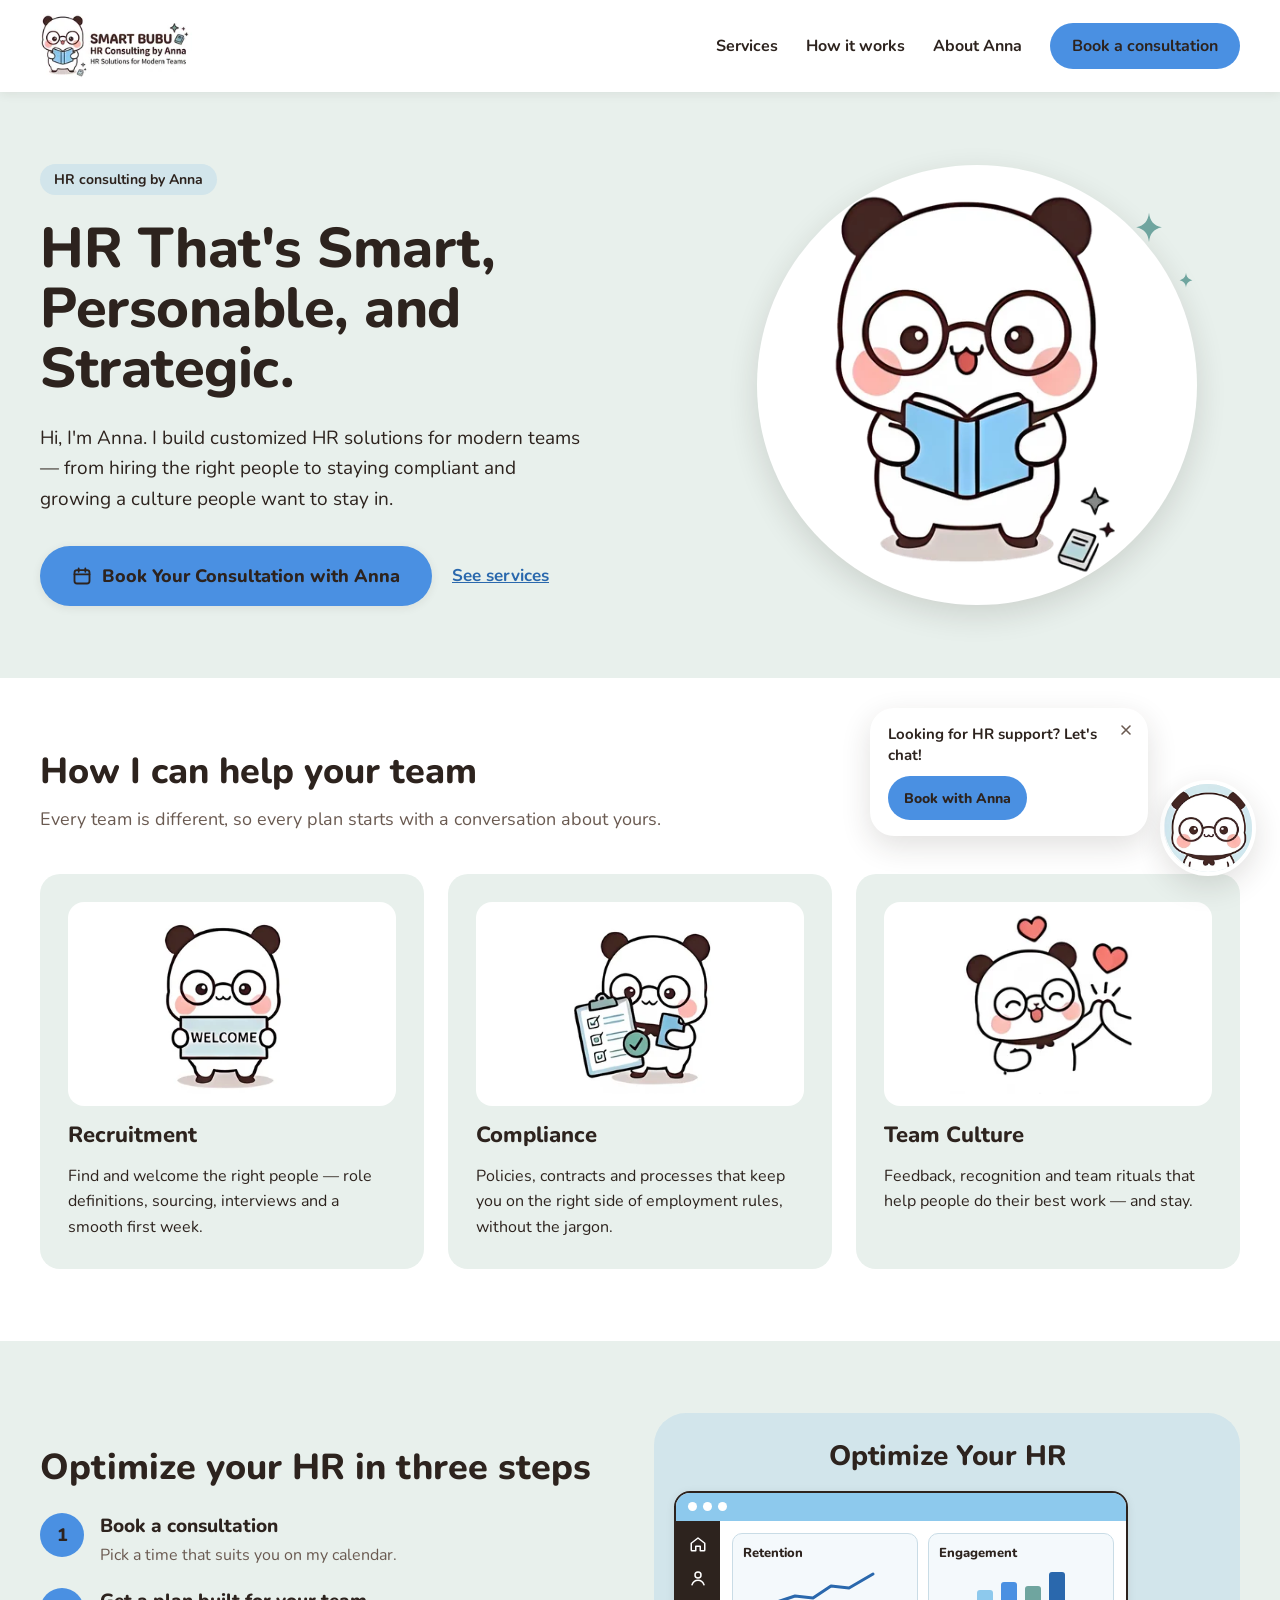
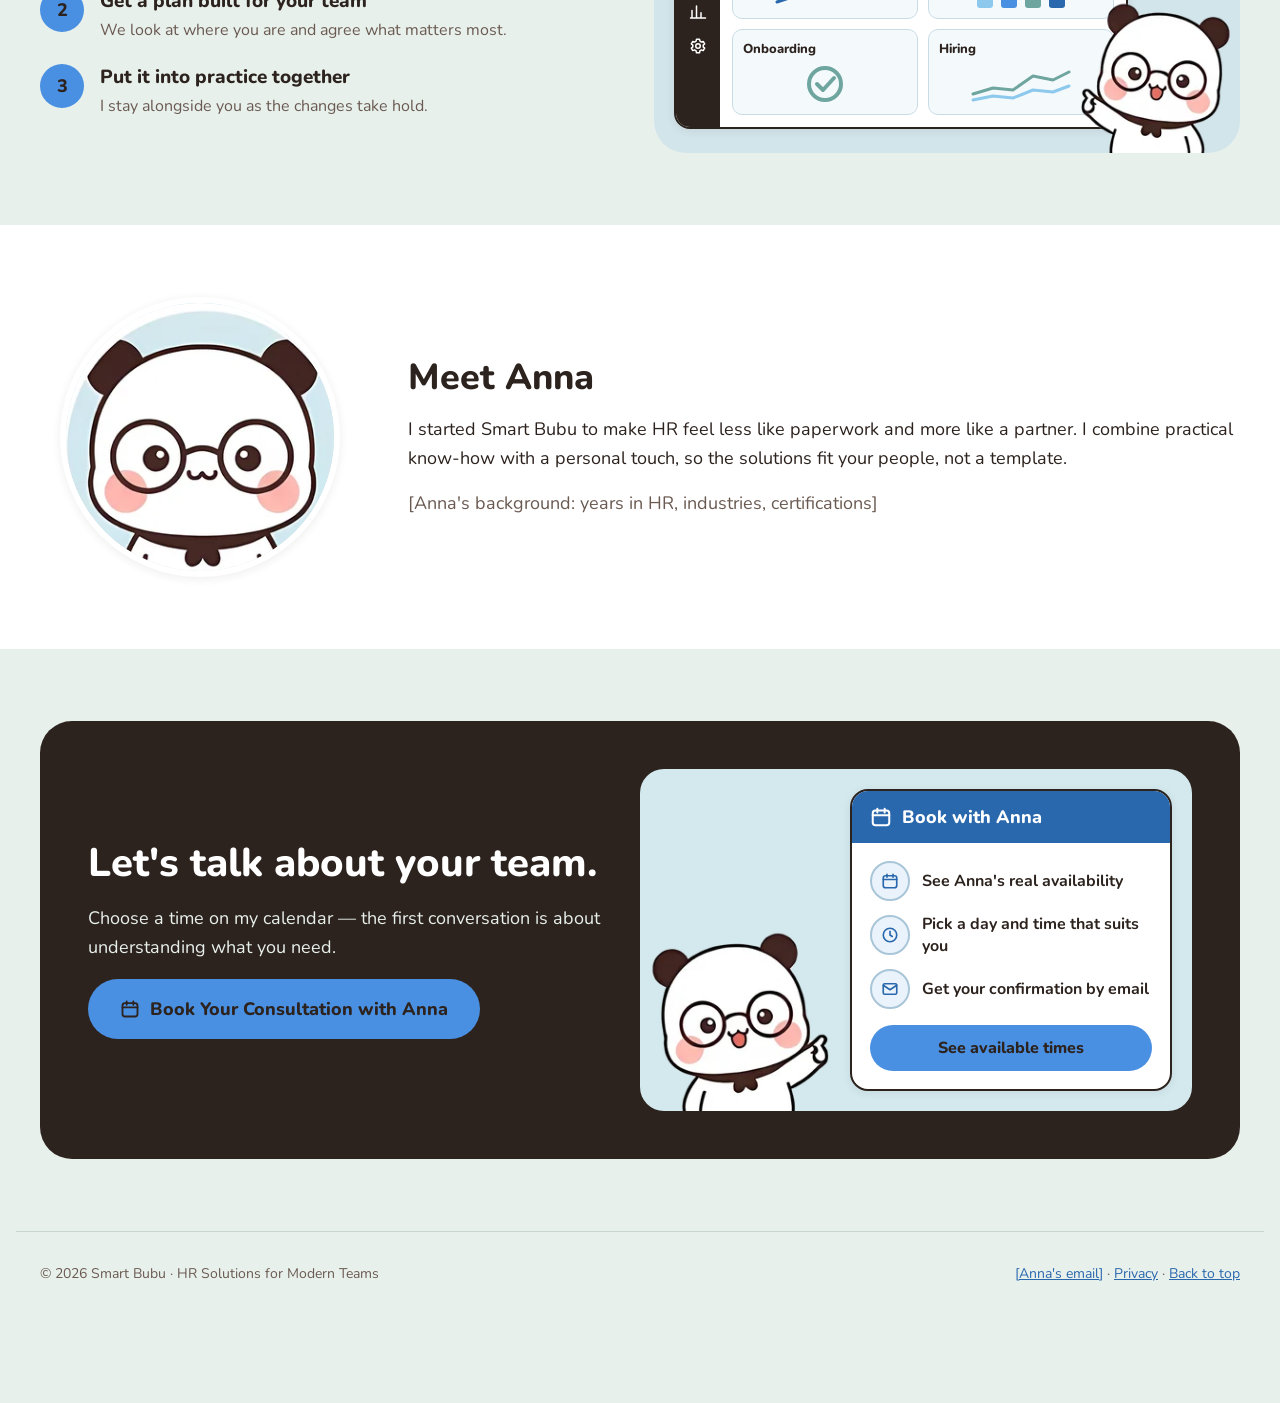
<file: index.html>
<!doctype html>
<html lang="en">
<head>
<meta charset="utf-8">
<title>Smart Bubu | HR Consulting by Anna for Modern Teams</title>
<meta name="viewport" content="width=device-width, initial-scale=1">
<meta name="description" content="HR consulting by Anna for modern teams worldwide: recruitment, compliance and team culture. Smart, personable, strategic HR. Book a consultation online.">
<meta name="robots" content="index, follow, max-image-preview:large">
<link rel="canonical" href="https://smartbubu.com/">
<meta name="theme-color" content="#e8f0ec">
<meta property="og:type" content="website">
<meta property="og:site_name" content="Smart Bubu">
<meta property="og:locale" content="en_US">
<meta property="og:url" content="https://smartbubu.com/">
<meta property="og:title" content="Smart Bubu | HR Consulting by Anna for Modern Teams">
<meta property="og:description" content="HR consulting by Anna for modern teams worldwide: recruitment, compliance and team culture. Smart, personable, strategic HR. Book a consultation online.">
<meta property="og:image" content="https://smartbubu.com/images/og-image.png">
<meta property="og:image:width" content="1200">
<meta property="og:image:height" content="630">
<meta property="og:image:alt" content="Smart Bubu — HR Consulting by Anna. HR Solutions for Modern Teams.">
<meta name="twitter:card" content="summary_large_image">
<meta name="twitter:title" content="Smart Bubu | HR Consulting by Anna for Modern Teams">
<meta name="twitter:description" content="HR consulting by Anna for modern teams worldwide: recruitment, compliance and team culture. Smart, personable, strategic HR. Book a consultation online.">
<meta name="twitter:image" content="https://smartbubu.com/images/og-image.png">
<link rel="icon" type="image/png" sizes="48x48" href="favicon.png">
<link rel="apple-touch-icon" href="apple-touch-icon.png">
<script type="application/ld+json">
{
 "@context": "https://schema.org",
 "@graph": [
  {
   "@type": "ProfessionalService",
   "@id": "https://smartbubu.com/#business",
   "name": "Smart Bubu",
   "alternateName": "Smart Bubu — HR Consulting by Anna",
   "url": "https://smartbubu.com/",
   "description": "HR consulting by Anna for modern teams worldwide: recruitment, compliance and team culture. Smart, personable, strategic HR. Book a consultation online.",
   "slogan": "HR That's Smart, Personable, and Strategic.",
   "logo": "https://smartbubu.com/images/logo.webp",
   "image": "https://smartbubu.com/images/og-image.png",
   "areaServed": "Worldwide",
   "knowsLanguage": "en",
   "founder": {
    "@type": "Person",
    "name": "Anna",
    "jobTitle": "HR Consultant"
   },
   "hasOfferCatalog": {
    "@type": "OfferCatalog",
    "name": "HR consulting services",
    "itemListElement": [
     {
      "@type": "Offer",
      "itemOffered": {
       "@type": "Service",
       "name": "Recruitment",
       "description": "Role definitions, sourcing, interviews and onboarding for growing teams."
      }
     },
     {
      "@type": "Offer",
      "itemOffered": {
       "@type": "Service",
       "name": "HR Compliance",
       "description": "Policies, contracts and processes that keep teams compliant with employment rules."
      }
     },
     {
      "@type": "Offer",
      "itemOffered": {
       "@type": "Service",
       "name": "Team Culture",
       "description": "Feedback, recognition and team rituals that help people do their best work."
      }
     }
    ]
   }
  },
  {
   "@type": "WebSite",
   "@id": "https://smartbubu.com/#website",
   "url": "https://smartbubu.com/",
   "name": "Smart Bubu",
   "inLanguage": "en",
   "publisher": {
    "@id": "https://smartbubu.com/#business"
   }
  }
 ]
}
</script>
<link rel="icon" href="images/face.webp">
<link rel="preload" href="fonts/nunito-latin.woff2" as="font" type="font/woff2" crossorigin>
<link rel="stylesheet" href="tokens.css">
<script src="booking-config.js"></script>
<style>
html{scroll-behavior:smooth}
[hidden]{display:none !important}
body{margin:0;background:#e8f0ec}
a{color:#2a68ad}a:hover{color:#1f4f86}
.sb-cta{transition:background .15s ease,transform .15s ease}
.sb-cta:hover{background:#2a68ad !important;color:#ffffff !important;transform:translateY(-1px)}
.sb-cta:focus-visible,.sb-bubu:focus-visible,.sb-close:focus-visible{outline:3px solid #2a68ad;outline-offset:3px}
.sb-nav a{color:#2d231e;text-decoration:none}
.sb-nav a:hover{color:#2a68ad}
@keyframes sbBob{0%,100%{transform:translateY(0)}50%{transform:translateY(-8px)}}
.sb-bubu{animation:sbBob 3.2s ease-in-out infinite}
@media (prefers-reduced-motion: reduce){.sb-bubu{animation:none}}
.sb-menu{display:none}
.sb-menu summary{list-style:none}
.sb-menu summary::-webkit-details-marker{display:none}
.sb-menu summary:focus-visible{outline:3px solid #2a68ad;outline-offset:3px}
.sb-menu a:hover{background:#e8f0ec}
@media (max-width: 640px){
.sb-links{display:none !important}
.sb-menu{display:block}
.sb-navright{gap:10px !important}
.sb-cta-nav{padding:10px 16px !important;font-size:15px}
.sb-nav{padding:12px 16px !important}
.sb-logo{height:40px !important}
.sb-cta-lg{width:100%;justify-content:center;font-size:17px !important;padding:16px 20px !important;box-sizing:border-box}
.sb-bubu{width:72px !important;height:72px !important}
.sb-float{right:16px !important;bottom:16px !important}
.sb-dash-mascot{width:110px !important;margin-left:-36px !important}
.sb-dash-side{width:34px !important}
}
</style>
</head>
<body>
<div style="min-height: 100vh; background: var(--mint); color: var(--ink); font-family: Nunito, 'Avenir Next', 'Segoe UI', system-ui, sans-serif;">

<header style="background: var(--surface); box-shadow: var(--shadow-card);">
<nav class="sb-nav" aria-label="Main" style="max-width: 1200px; margin: 0 auto; padding: 14px 24px; display: flex; flex-wrap: wrap; align-items: center; justify-content: space-between; gap: 16px;">
<a href="#top" style="display: flex; align-items: center;"><img width="400" height="167" src="images/logo.webp" srcset="images/logo-sm.webp 200w, images/logo.webp 400w" sizes="(max-width: 640px) 96px, 154px" alt="Smart Bubu — HR Consulting by Anna" class="sb-logo" style="height: 64px; width: auto; display: block;"></a>
<div class="sb-navright" style="display: flex; align-items: center; gap: 28px; font-size: 16px; font-weight: 700;">
<div class="sb-links" style="display: flex; align-items: center; gap: 28px;">
<a href="#services">Services</a>
<a href="#how">How it works</a>
<a href="#about">About Anna</a>
</div>
<a class="sb-cta sb-cta-nav" href="https://calendly.com/tech4pms/meet-with-bubu" data-booking target="_blank" rel="noopener" style="background: var(--accent); color: var(--ink); padding: 12px 22px; border-radius: 999px; min-height: 44px; box-sizing: border-box; display: inline-flex; align-items: center;">Book a consultation</a>
<details class="sb-menu" style="position: relative;">
<summary aria-label="Open menu" style="width: 44px; height: 44px; border-radius: 12px; background: var(--mint); display: flex; align-items: center; justify-content: center; cursor: pointer; color: var(--ink);"><svg width="22" height="22" viewBox="0 0 24 24" fill="none" stroke="currentColor" stroke-width="2.4" stroke-linecap="round" aria-hidden="true"><path d="M4 7h16M4 12h16M4 17h16"></path></svg></summary>
<div style="position: absolute; right: 0; top: 54px; z-index: 60; min-width: 210px; background: var(--surface); border-radius: 16px; box-shadow: var(--shadow-float); padding: 8px; display: flex; flex-direction: column;">
<a href="#services" style="padding: 12px 14px; border-radius: 10px;">Services</a>
<a href="#how" style="padding: 12px 14px; border-radius: 10px;">How it works</a>
<a href="#about" style="padding: 12px 14px; border-radius: 10px;">About Anna</a>
<a href="#book" style="padding: 12px 14px; border-radius: 10px;">Book a call</a>
</div>
</details>
</div>
</nav>
</header>

<main id="top">
<section style="max-width: 1200px; margin: 0 auto; padding: clamp(48px, 9vw, 72px) 24px; display: flex; flex-wrap: wrap; align-items: center; gap: 48px;">
<div style="flex: 1 1 480px; display: flex; flex-direction: column; gap: 24px;">
<p style="margin: 0; display: inline-flex; align-self: flex-start; background: var(--sky); padding: 6px 14px; border-radius: 999px; font-size: 14px; font-weight: 700;">HR consulting by Anna</p>
<h1 style="margin: 0; font-size: clamp(36px, 9vw, 56px); line-height: 1.07; font-weight: 800; letter-spacing: -0.5px;">HR That's Smart, Personable, and Strategic.</h1>
<p style="margin: 0; font-size: 19px; line-height: 1.6; max-width: 540px;">Hi, I'm Anna. I build customized HR solutions for modern teams — from hiring the right people to staying compliant and growing a culture people want to stay in.</p>
<div style="display: flex; flex-wrap: wrap; align-items: center; gap: 20px; margin-top: 8px;">
<a class="sb-cta sb-cta-lg" href="https://calendly.com/tech4pms/meet-with-bubu" data-booking target="_blank" rel="noopener" style="background: var(--accent); color: var(--ink); padding: 18px 32px; border-radius: 999px; font-size: 18px; font-weight: 800; text-decoration: none; display: inline-flex; align-items: center; gap: 10px; box-shadow: var(--shadow-card);">
<svg width="20" height="20" viewBox="0 0 24 24" fill="none" stroke="currentColor" stroke-width="2.2" stroke-linecap="round" stroke-linejoin="round" aria-hidden="true"><rect x="3" y="5" width="18" height="16" rx="3"></rect><path d="M8 3v4M16 3v4M3 10h18"></path></svg>
Book Your Consultation with Anna</a>
<a href="#services" style="font-weight: 700; font-size: 17px;">See services</a>
</div>
</div>
<div style="flex: 1 1 380px; display: flex; justify-content: center;">
<div style="position: relative; width: 100%; max-width: 440px; aspect-ratio: 1 / 1; background: var(--surface); border-radius: 50%; display: flex; align-items: center; justify-content: center; box-shadow: var(--shadow-float);">
<img width="640" height="828" fetchpriority="high" src="images/mascot-book.webp" srcset="images/mascot-book-sm.webp 320w, images/mascot-book.webp 640w" sizes="(max-width: 640px) 60vw, 300px" alt="The Smart Bubu panda in round glasses, reading a blue book" style="width: 68%; height: auto; display: block;">
<svg width="44" height="44" viewBox="0 0 24 24" aria-hidden="true" style="position: absolute; top: 10%; right: 6%;"><path d="M12 2c.6 4.6 2.4 6.9 7 8-4.6 1.1-6.4 3.4-7 8-.6-4.6-2.4-6.9-7-8 4.6-1.1 6.4-3.4 7-8z" fill="#6fa59f"></path></svg>
<svg width="22" height="22" viewBox="0 0 24 24" aria-hidden="true" style="position: absolute; top: 24%; right: 0;"><path d="M12 2c.6 4.6 2.4 6.9 7 8-4.6 1.1-6.4 3.4-7 8-.6-4.6-2.4-6.9-7-8 4.6-1.1 6.4-3.4 7-8z" fill="#6fa59f"></path></svg>
</div>
</div>
</section>

<section id="services" style="background: var(--surface);">
<div style="max-width: 1200px; margin: 0 auto; padding: clamp(48px, 9vw, 72px) 24px; display: flex; flex-direction: column; gap: 40px;">
<div style="display: flex; flex-direction: column; gap: 12px; max-width: 640px;">
<h2 style="margin: 0; font-size: 36px; line-height: 1.2; font-weight: 800;">How I can help your team</h2>
<p style="margin: 0; font-size: 18px; line-height: 1.6; color: var(--ink-muted);">Every team is different, so every plan starts with a conversation about yours.</p>
</div>
<div style="display: grid; grid-template-columns: repeat(auto-fit, minmax(260px, 1fr)); gap: 24px;">
<article style="background: var(--mint); border-radius: 20px; padding: 28px; display: flex; flex-direction: column; gap: 14px;">
<div style="background: var(--surface); border-radius: 16px; display: flex; justify-content: center; padding: 12px;"><img width="440" height="491" loading="lazy" decoding="async" src="images/recruit.webp" srcset="images/recruit-sm.webp 220w, images/recruit.webp 440w" sizes="200px" alt="Bubu holding a Welcome sign" style="height: 180px; width: auto; display: block;"></div>
<h3 style="margin: 0; font-size: 22px; font-weight: 800;">Recruitment</h3>
<p style="margin: 0; font-size: 16px; line-height: 1.6;">Find and welcome the right people — role definitions, sourcing, interviews and a smooth first week.</p>
</article>
<article style="background: var(--mint); border-radius: 20px; padding: 28px; display: flex; flex-direction: column; gap: 14px;">
<div style="background: var(--surface); border-radius: 16px; display: flex; justify-content: center; padding: 12px;"><img width="420" height="485" loading="lazy" decoding="async" src="images/comply.webp" srcset="images/comply-sm.webp 210w, images/comply.webp 420w" sizes="200px" alt="Bubu checking a compliance checklist" style="height: 180px; width: auto; display: block;"></div>
<h3 style="margin: 0; font-size: 22px; font-weight: 800;">Compliance</h3>
<p style="margin: 0; font-size: 16px; line-height: 1.6;">Policies, contracts and processes that keep you on the right side of employment rules, without the jargon.</p>
</article>
<article style="background: var(--mint); border-radius: 20px; padding: 28px; display: flex; flex-direction: column; gap: 14px;">
<div style="background: var(--surface); border-radius: 16px; display: flex; justify-content: center; padding: 12px;"><img width="440" height="406" loading="lazy" decoding="async" src="images/culture.webp" srcset="images/culture-sm.webp 220w, images/culture.webp 440w" sizes="200px" alt="Two Bubus giving a high five under hearts" style="height: 180px; width: auto; display: block;"></div>
<h3 style="margin: 0; font-size: 22px; font-weight: 800;">Team Culture</h3>
<p style="margin: 0; font-size: 16px; line-height: 1.6;">Feedback, recognition and team rituals that help people do their best work — and stay.</p>
</article>
</div>
</div>
</section>

<section id="how" style="max-width: 1200px; margin: 0 auto; padding: clamp(48px, 9vw, 72px) 24px; display: flex; flex-wrap: wrap; align-items: center; gap: 48px;">
<div style="flex: 1 1 440px; display: flex; flex-direction: column; gap: 24px;">
<h2 style="margin: 0; font-size: 36px; line-height: 1.2; font-weight: 800;">Optimize your HR in three steps</h2>
<ol style="margin: 0; padding: 0; list-style: none; display: flex; flex-direction: column; gap: 20px;">
<li style="display: flex; gap: 16px; align-items: flex-start;"><span style="flex: none; width: 44px; height: 44px; border-radius: 50%; background: var(--accent); color: var(--ink); display: flex; align-items: center; justify-content: center; font-weight: 800; font-size: 18px;">1</span><div><p style="margin: 0; font-weight: 800; font-size: 19px;">Book a consultation</p><p style="margin: 4px 0 0; font-size: 16px; line-height: 1.6; color: var(--ink-muted);">Pick a time that suits you on my calendar.</p></div></li>
<li style="display: flex; gap: 16px; align-items: flex-start;"><span style="flex: none; width: 44px; height: 44px; border-radius: 50%; background: var(--accent); color: var(--ink); display: flex; align-items: center; justify-content: center; font-weight: 800; font-size: 18px;">2</span><div><p style="margin: 0; font-weight: 800; font-size: 19px;">Get a plan built for your team</p><p style="margin: 4px 0 0; font-size: 16px; line-height: 1.6; color: var(--ink-muted);">We look at where you are and agree what matters most.</p></div></li>
<li style="display: flex; gap: 16px; align-items: flex-start;"><span style="flex: none; width: 44px; height: 44px; border-radius: 50%; background: var(--accent); color: var(--ink); display: flex; align-items: center; justify-content: center; font-weight: 800; font-size: 18px;">3</span><div><p style="margin: 0; font-weight: 800; font-size: 19px;">Put it into practice together</p><p style="margin: 4px 0 0; font-size: 16px; line-height: 1.6; color: var(--ink-muted);">I stay alongside you as the changes take hold.</p></div></li>
</ol>
</div>
<div style="flex: 1 1 440px; min-width: 0; background: var(--sky); border-radius: 32px; padding: 24px 0 0 20px; display: flex; flex-direction: column; gap: 16px; overflow: hidden;">
<p style="margin: 0; padding-right: 20px; text-align: center; font-size: 28px; font-weight: 800;">Optimize Your HR</p>
<div style="display: flex; align-items: flex-end;">
<div style="flex: 1 1 auto; min-width: 0; margin-bottom: 24px; background: var(--surface); border: 2px solid #2d231e; border-radius: 16px; overflow: hidden; box-shadow: var(--shadow-card);">
<div style="background: #8dc9ed; height: 28px; display: flex; align-items: center; gap: 6px; padding: 0 12px;" aria-hidden="true">
<span style="width: 9px; height: 9px; border-radius: 50%; background: #ffffff;"></span><span style="width: 9px; height: 9px; border-radius: 50%; background: #ffffff;"></span><span style="width: 9px; height: 9px; border-radius: 50%; background: #ffffff;"></span>
</div>
<div style="display: flex;">
<div class="sb-dash-side" style="width: 44px; flex: none; background: #2d231e; display: flex; flex-direction: column; align-items: center; gap: 16px; padding: 14px 0;" aria-hidden="true">
<svg width="18" height="18" viewBox="0 0 24 24" fill="none" stroke="#ffffff" stroke-width="2" stroke-linecap="round" stroke-linejoin="round"><path d="M3 11l9-7 9 7v9a1 1 0 0 1-1 1h-5v-6h-6v6H4a1 1 0 0 1-1-1z"></path></svg>
<svg width="18" height="18" viewBox="0 0 24 24" fill="none" stroke="#ffffff" stroke-width="2" stroke-linecap="round" stroke-linejoin="round"><circle cx="12" cy="8" r="4"></circle><path d="M4 21c1.5-4 4.5-6 8-6s6.5 2 8 6"></path></svg>
<svg width="18" height="18" viewBox="0 0 24 24" fill="none" stroke="#ffffff" stroke-width="2" stroke-linecap="round" stroke-linejoin="round"><path d="M4 20V10M10 20V4M16 20v-7M22 20H2"></path></svg>
<svg width="18" height="18" viewBox="0 0 24 24" fill="none" stroke="#ffffff" stroke-width="2" stroke-linecap="round" stroke-linejoin="round"><circle cx="12" cy="12" r="3"></circle><path d="M19 12a7 7 0 0 0-.1-1.2l2-1.5-2-3.4-2.3.9a7 7 0 0 0-2-1.2L14 3h-4l-.6 2.6a7 7 0 0 0-2 1.2l-2.3-.9-2 3.4 2 1.5a7 7 0 0 0 0 2.4l-2 1.5 2 3.4 2.3-.9a7 7 0 0 0 2 1.2L10 21h4l.6-2.6a7 7 0 0 0 2-1.2l2.3.9 2-3.4-2-1.5c.1-.4.1-.8.1-1.2z"></path></svg>
</div>
<div style="flex: 1 1 auto; min-width: 0; padding: 12px; display: grid; grid-template-columns: repeat(2, minmax(0, 1fr)); gap: 10px;">
<div style="background: #f4f9fc; border: 1px solid #c9dce6; border-radius: 10px; padding: 10px; display: flex; flex-direction: column; gap: 6px;">
<p style="margin: 0; font-size: 13px; font-weight: 800;">Retention</p>
<svg viewBox="0 0 100 40" style="width: 100%; height: 40px; display: block;" aria-hidden="true"><polyline points="2,34 20,28 38,30 56,18 74,20 98,6" fill="none" stroke="#2a68ad" stroke-width="3" stroke-linecap="round" stroke-linejoin="round"></polyline></svg>
</div>
<div style="background: #f4f9fc; border: 1px solid #c9dce6; border-radius: 10px; padding: 10px; display: flex; flex-direction: column; gap: 6px;">
<p style="margin: 0; font-size: 13px; font-weight: 800;">Engagement</p>
<svg viewBox="0 0 100 40" style="width: 100%; height: 40px; display: block;" aria-hidden="true"><rect x="6" y="22" width="16" height="18" rx="3" style="fill: #8dc9ed"></rect><rect x="30" y="14" width="16" height="26" rx="3" style="fill: #4a90e2"></rect><rect x="54" y="18" width="16" height="22" rx="3" style="fill: #6fa59f"></rect><rect x="78" y="4" width="16" height="36" rx="3" style="fill: #2a68ad"></rect></svg>
</div>
<div style="background: #f4f9fc; border: 1px solid #c9dce6; border-radius: 10px; padding: 10px; display: flex; flex-direction: column; gap: 6px;">
<p style="margin: 0; font-size: 13px; font-weight: 800;">Onboarding</p>
<svg viewBox="0 0 100 40" style="width: 100%; height: 40px; display: block;" aria-hidden="true"><circle cx="50" cy="20" r="16" fill="none" stroke="#6fa59f" stroke-width="4"></circle><path d="M42 20l6 6 11-12" fill="none" stroke="#6fa59f" stroke-width="4" stroke-linecap="round" stroke-linejoin="round"></path></svg>
</div>
<div style="background: #f4f9fc; border: 1px solid #c9dce6; border-radius: 10px; padding: 10px; display: flex; flex-direction: column; gap: 6px;">
<p style="margin: 0; font-size: 13px; font-weight: 800;">Hiring</p>
<svg viewBox="0 0 100 40" style="width: 100%; height: 40px; display: block;" aria-hidden="true"><polyline points="2,30 22,24 42,26 62,12 82,16 98,8" fill="none" stroke="#6fa59f" stroke-width="3" stroke-linecap="round" stroke-linejoin="round"></polyline><polyline points="2,36 22,32 42,34 62,26 82,28 98,22" fill="none" stroke="#8dc9ed" stroke-width="3" stroke-linecap="round" stroke-linejoin="round"></polyline></svg>
</div>
</div>
</div>
</div>
<img width="340" height="332" loading="lazy" decoding="async" class="sb-dash-mascot" src="images/pointing-left.webp" srcset="images/pointing-left-sm.webp 170w, images/pointing-left.webp 340w" sizes="(max-width: 640px) 110px, 160px" alt="Bubu pointing at the HR dashboard" style="width: 160px; height: auto; flex: none; display: block; margin-left: -48px; position: relative;">
</div>
</div>
</section>

<section id="about" style="background: var(--surface);">
<div style="max-width: 1200px; margin: 0 auto; padding: clamp(48px, 9vw, 72px) 24px; display: flex; flex-wrap: wrap; align-items: center; gap: 48px;">
<div style="flex: 0 1 320px; display: flex; justify-content: center;">
<div style="width: 280px; height: 280px; border-radius: 50%; background: var(--sky); overflow: hidden; box-shadow: var(--shadow-card); border: 6px solid #ffffff; box-sizing: border-box;"><img width="560" height="625" loading="lazy" decoding="async" src="images/face.webp" srcset="images/face-sm.webp 280w, images/face.webp 560w" sizes="268px" alt="Smart Bubu, Anna's panda avatar in round glasses" style="width: 100%; height: 100%; object-fit: cover; object-position: center top; display: block;"></div>
</div>
<div style="flex: 1 1 480px; display: flex; flex-direction: column; gap: 16px;">
<h2 style="margin: 0; font-size: 36px; line-height: 1.2; font-weight: 800;">Meet Anna</h2>
<p style="margin: 0; font-size: 18px; line-height: 1.6;">I started Smart Bubu to make HR feel less like paperwork and more like a partner. I combine practical know-how with a personal touch, so the solutions fit your people, not a template.</p>
<p style="margin: 0; font-size: 18px; line-height: 1.6; color: var(--ink-muted);">[Anna's background: years in HR, industries, certifications]</p>
</div>
</div>
</section>

<section id="book" style="max-width: 1200px; margin: 0 auto; padding: clamp(48px, 9vw, 72px) 24px;">
<div style="background: var(--ink); color: #ffffff; border-radius: 32px; padding: clamp(24px, 5vw, 48px); display: flex; flex-wrap: wrap; align-items: center; gap: 40px;">
<div style="flex: 1 1 420px; display: flex; flex-direction: column; gap: 18px;">
<h2 style="margin: 0; font-size: 40px; line-height: 1.15; font-weight: 800; color: #ffffff;">Let's talk about your team.</h2>
<p style="margin: 0; font-size: 18px; line-height: 1.6; color: #e8f0ec;">Choose a time on my calendar — the first conversation is about understanding what you need.</p>
<a class="sb-cta sb-cta-lg" href="https://calendly.com/tech4pms/meet-with-bubu" data-booking target="_blank" rel="noopener" style="align-self: flex-start; background: var(--accent); color: var(--ink); padding: 18px 32px; border-radius: 999px; font-size: 18px; font-weight: 800; text-decoration: none; display: inline-flex; align-items: center; gap: 10px;">
<svg width="20" height="20" viewBox="0 0 24 24" fill="none" stroke="currentColor" stroke-width="2.2" stroke-linecap="round" stroke-linejoin="round" aria-hidden="true"><rect x="3" y="5" width="18" height="16" rx="3"></rect><path d="M8 3v4M16 3v4M3 10h18"></path></svg>
Book Your Consultation with Anna</a>
</div>
<div style="flex: 1 1 460px; background: #d3e9ee; border-radius: 24px; padding: 20px 0 0 0; display: flex; flex-wrap: wrap; align-items: flex-end; justify-content: center; color: var(--ink);">
<img width="400" height="391" loading="lazy" decoding="async" src="images/pointing.webp" srcset="images/pointing-sm.webp 200w, images/pointing.webp 400w" sizes="190px" alt="Bubu pointing to Anna's booking calendar" style="width: 190px; height: auto; display: block; flex: none; border-bottom-left-radius: 24px;">
<div style="flex: 1 1 260px; margin: 0 20px 20px 20px; background: var(--surface); border: 2px solid #2d231e; border-radius: 18px; overflow: hidden; box-shadow: var(--shadow-card);">
<div style="background: #2a68ad; color: #ffffff; padding: 14px 18px; display: flex; align-items: center; gap: 10px;">
<svg width="22" height="22" viewBox="0 0 24 24" fill="none" stroke="currentColor" stroke-width="2.2" stroke-linecap="round" stroke-linejoin="round" aria-hidden="true"><rect x="3" y="5" width="18" height="16" rx="3"></rect><path d="M8 3v4M16 3v4M3 10h18"></path></svg>
<p style="margin: 0; font-size: 18px; font-weight: 800;">Book with Anna</p>
</div>
<div style="padding: 18px; display: flex; flex-direction: column; gap: 16px;">
<ul style="margin: 0; padding: 0; list-style: none; display: flex; flex-direction: column; gap: 12px;">
<li style="display: flex; gap: 12px; align-items: center; font-size: 16px; font-weight: 700;"><span style="flex: none; width: 36px; height: 36px; border-radius: 50%; background: #eaf3fb; border: 2px solid #a9c6d8; display: flex; align-items: center; justify-content: center; color: #2a68ad;"><svg width="18" height="18" viewBox="0 0 24 24" fill="none" stroke="currentColor" stroke-width="2.2" stroke-linecap="round" stroke-linejoin="round" aria-hidden="true"><rect x="3" y="5" width="18" height="16" rx="3"></rect><path d="M8 3v4M16 3v4M3 10h18"></path></svg></span>See Anna's real availability</li>
<li style="display: flex; gap: 12px; align-items: center; font-size: 16px; font-weight: 700;"><span style="flex: none; width: 36px; height: 36px; border-radius: 50%; background: #eaf3fb; border: 2px solid #a9c6d8; display: flex; align-items: center; justify-content: center; color: #2a68ad;"><svg width="18" height="18" viewBox="0 0 24 24" fill="none" stroke="currentColor" stroke-width="2.2" stroke-linecap="round" stroke-linejoin="round" aria-hidden="true"><circle cx="12" cy="12" r="9"></circle><path d="M12 7v5l3 2"></path></svg></span>Pick a day and time that suits you</li>
<li style="display: flex; gap: 12px; align-items: center; font-size: 16px; font-weight: 700;"><span style="flex: none; width: 36px; height: 36px; border-radius: 50%; background: #eaf3fb; border: 2px solid #a9c6d8; display: flex; align-items: center; justify-content: center; color: #2a68ad;"><svg width="18" height="18" viewBox="0 0 24 24" fill="none" stroke="currentColor" stroke-width="2.2" stroke-linecap="round" stroke-linejoin="round" aria-hidden="true"><rect x="3" y="5" width="18" height="14" rx="2"></rect><path d="M3 7l9 6 9-6"></path></svg></span>Get your confirmation by email</li>
</ul>
<a class="sb-cta" href="https://calendly.com/tech4pms/meet-with-bubu" data-booking target="_blank" rel="noopener" style="align-self: stretch; text-align: center; background: var(--accent); color: var(--ink); padding: 12px 16px; border-radius: 999px; font-size: 16px; font-weight: 800; text-decoration: none; min-height: 44px; box-sizing: border-box;">See available times</a>
</div>
</div>
</div>
</div>
</section>
</main>

<footer style="max-width: 1200px; margin: 0 auto; padding: 32px 24px 120px; display: flex; flex-wrap: wrap; justify-content: space-between; gap: 16px; font-size: 14px; color: var(--ink-muted); border-top: 1px solid #c9d6cf;">
<p style="margin: 0;">© 2026 Smart Bubu · HR Solutions for Modern Teams</p>
<p style="margin: 0;"><a href="mailto:[ANNA@EMAIL]">[Anna's email]</a> · <a href="privacy.html">Privacy</a> · <a href="#top">Back to top</a></p>
</footer>

<div class="sb-float" style="position: fixed; right: 24px; bottom: 24px; z-index: 50; display: flex; align-items: flex-end; gap: 12px;">
<div id="sb-bubble" role="status" style="position: relative; background: var(--surface); border-radius: 24px; padding: 16px 40px 16px 18px; box-shadow: var(--shadow-float); max-width: 220px; margin-bottom: 40px; display: flex; flex-direction: column; gap: 10px;">
<p style="margin: 0; font-size: 15px; line-height: 1.4; font-weight: 700;">Looking for HR support? Let's chat!</p>
<a class="sb-cta" href="https://calendly.com/tech4pms/meet-with-bubu" data-booking target="_blank" rel="noopener" style="align-self: flex-start; background: var(--accent); color: var(--ink); padding: 10px 16px; border-radius: 999px; font-size: 14px; font-weight: 800; text-decoration: none; min-height: 44px; box-sizing: border-box; display: inline-flex; align-items: center;">Book with Anna</a>
<button class="sb-close" type="button" aria-label="Hide message" id="sb-close" style="position: absolute; top: 6px; right: 6px; width: 32px; height: 32px; border: 0; background: transparent; border-radius: 50%; cursor: pointer; color: var(--ink-muted); display: flex; align-items: center; justify-content: center;"><svg width="16" height="16" viewBox="0 0 24 24" fill="none" stroke="currentColor" stroke-width="2.4" stroke-linecap="round" aria-hidden="true"><path d="M6 6l12 12M18 6L6 18"></path></svg></button>
</div>
<button class="sb-bubu" type="button" aria-label="Chat with Smart Bubu" id="sb-bubu" aria-expanded="true" aria-controls="sb-bubble" style="width: 96px; height: 96px; border-radius: 50%; border: 4px solid #ffffff; padding: 0; background: var(--sky); box-shadow: var(--shadow-float); cursor: pointer; overflow: hidden; flex: none;">
<img width="560" height="625" loading="lazy" decoding="async" src="images/face.webp" srcset="images/face-sm.webp 280w, images/face.webp 560w" sizes="268px" alt="" style="width: 100%; height: 100%; object-fit: cover; display: block;">
</button>
</div>

</div>
<script>
(function(){
var b=document.getElementById('sb-bubble'),t=document.getElementById('sb-bubu');
function set(open){b.hidden=!open;t.setAttribute('aria-expanded',open?'true':'false');}
set(window.innerWidth>640);
var url=(window.SMARTBUBU_BOOKING_URL||'').trim();
if(url){document.querySelectorAll('a[data-booking]').forEach(function(a){a.href=url;});}
document.getElementById('sb-close').addEventListener('click',function(){set(false);});
t.addEventListener('click',function(){set(b.hidden);});
document.querySelectorAll('.sb-menu a').forEach(function(a){a.addEventListener('click',function(){a.closest('details').open=false;});});
})();
</script>
</body>
</html>
</file>
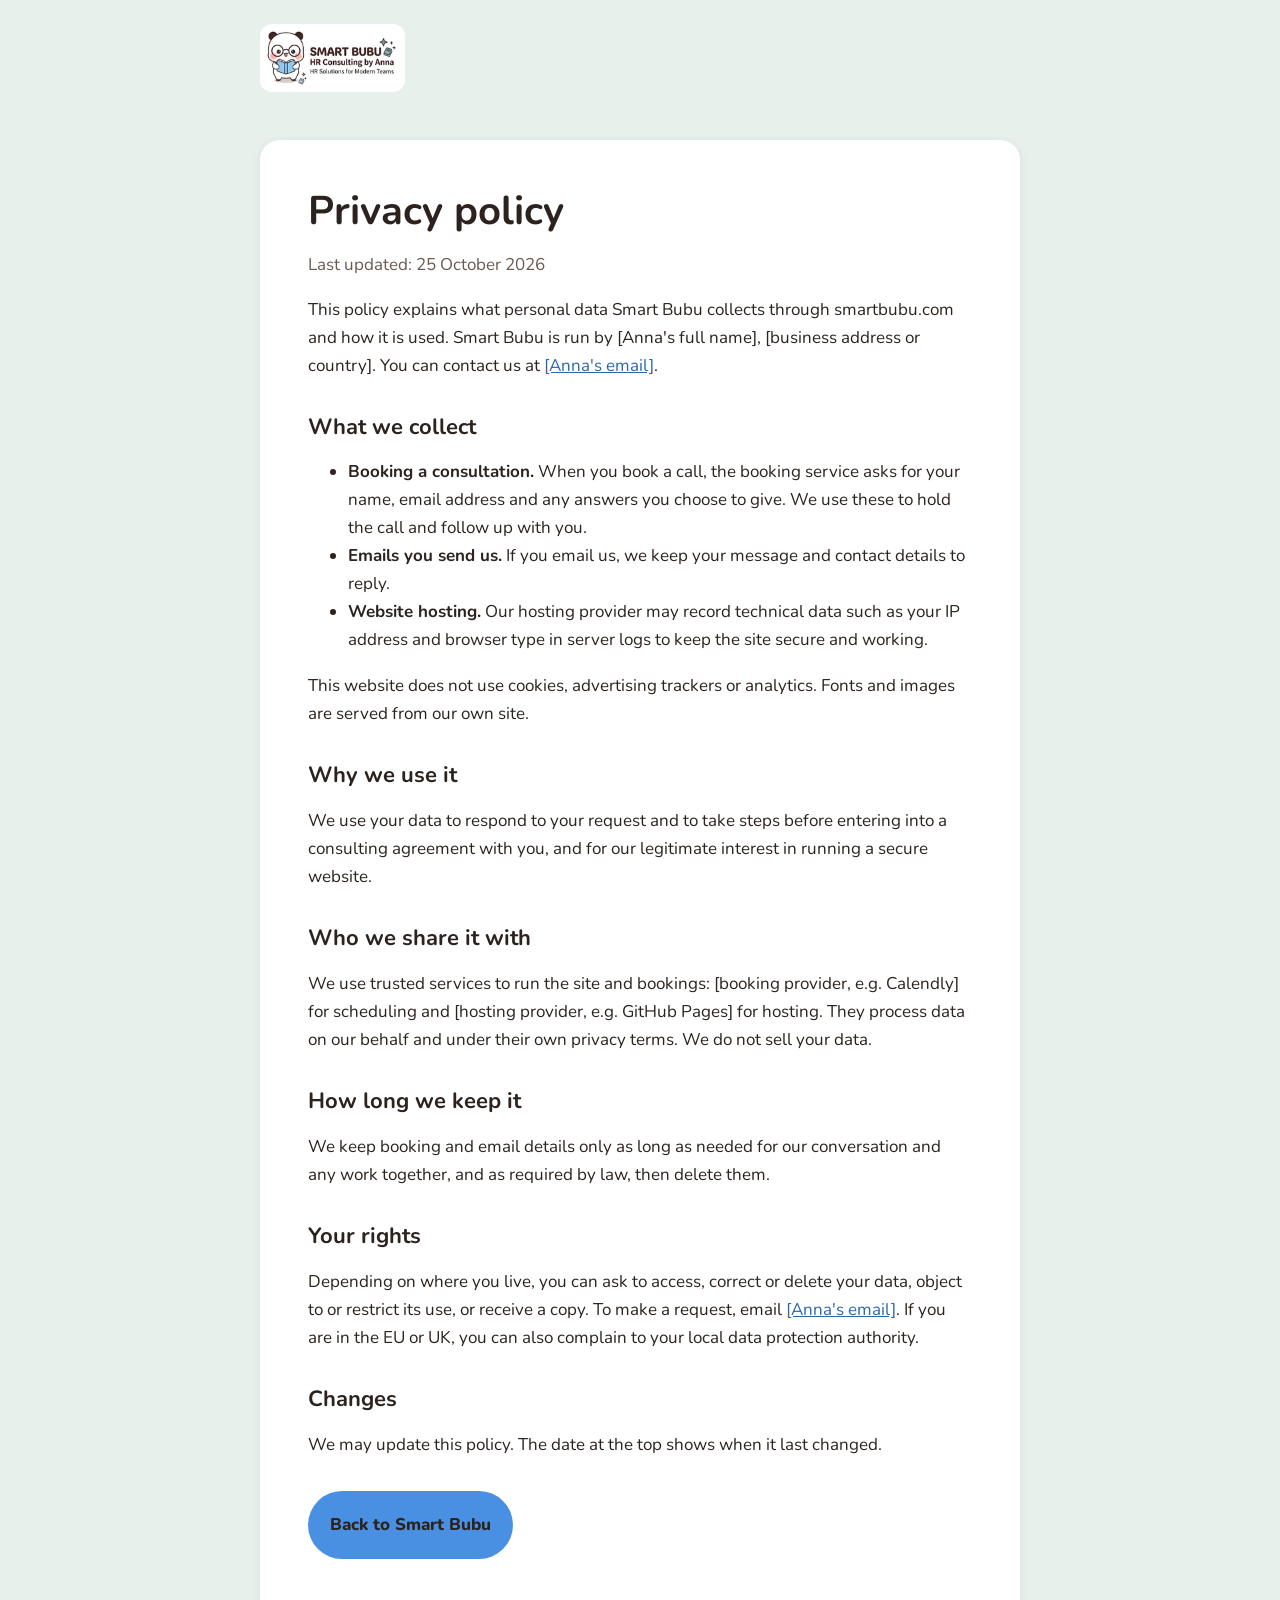
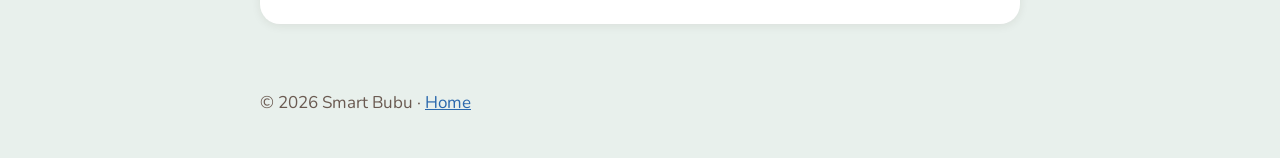
<file: privacy.html>
<!doctype html>
<html lang="en">
<head>
<meta charset="utf-8">
<meta name="viewport" content="width=device-width, initial-scale=1">
<title>Privacy policy | Smart Bubu</title>
<meta name="description" content="How Smart Bubu, HR consulting by Anna, collects and uses personal data.">
<meta name="robots" content="index, follow">
<meta name="theme-color" content="#e8f0ec">
<link rel="icon" type="image/png" sizes="48x48" href="favicon.png">
<link rel="stylesheet" href="tokens.css">
<style>
body{margin:0;background:var(--mint);color:var(--ink);font-family:Nunito,'Avenir Next','Segoe UI',system-ui,sans-serif}
a{color:var(--accent-strong)}
.wrap{max-width:760px;margin:0 auto;padding:24px}
.card{background:var(--surface);border-radius:var(--radius-md);box-shadow:var(--shadow-card);padding:clamp(24px,5vw,48px)}
h1{font-size:clamp(30px,6vw,40px);line-height:1.15;margin:0 0 8px}
h2{font-size:22px;margin:32px 0 8px}
p,li{font-size:17px;line-height:1.65}
.btn{display:inline-flex;align-items:center;min-height:44px;padding:12px 22px;border-radius:999px;background:var(--accent);color:var(--ink);font-weight:800;text-decoration:none}
</style>
</head>
<body>
<header class="wrap"><a href="./"><img src="images/logo-sm.webp" width="200" height="84" alt="Smart Bubu — HR Consulting by Anna" style="height:56px;width:auto;display:block;background:#ffffff;border-radius:12px;padding:6px"></a></header>
<main class="wrap"><div class="card">
<h1>Privacy policy</h1>
<p style="color:var(--ink-muted)">Last updated: 25 October 2026</p>
<p>This policy explains what personal data Smart Bubu collects through smartbubu.com and how it is used. Smart Bubu is run by [Anna's full name], [business address or country]. You can contact us at <a href="mailto:[ANNA@EMAIL]">[Anna's email]</a>.</p>
<h2>What we collect</h2>
<ul>
<li><strong>Booking a consultation.</strong> When you book a call, the booking service asks for your name, email address and any answers you choose to give. We use these to hold the call and follow up with you.</li>
<li><strong>Emails you send us.</strong> If you email us, we keep your message and contact details to reply.</li>
<li><strong>Website hosting.</strong> Our hosting provider may record technical data such as your IP address and browser type in server logs to keep the site secure and working.</li>
</ul>
<p>This website does not use cookies, advertising trackers or analytics. Fonts and images are served from our own site.</p>
<h2>Why we use it</h2>
<p>We use your data to respond to your request and to take steps before entering into a consulting agreement with you, and for our legitimate interest in running a secure website.</p>
<h2>Who we share it with</h2>
<p>We use trusted services to run the site and bookings: [booking provider, e.g. Calendly] for scheduling and [hosting provider, e.g. GitHub Pages] for hosting. They process data on our behalf and under their own privacy terms. We do not sell your data.</p>
<h2>How long we keep it</h2>
<p>We keep booking and email details only as long as needed for our conversation and any work together, and as required by law, then delete them.</p>
<h2>Your rights</h2>
<p>Depending on where you live, you can ask to access, correct or delete your data, object to or restrict its use, or receive a copy. To make a request, email <a href="mailto:[ANNA@EMAIL]">[Anna's email]</a>. If you are in the EU or UK, you can also complain to your local data protection authority.</p>
<h2>Changes</h2>
<p>We may update this policy. The date at the top shows when it last changed.</p>
<p style="margin-top:32px"><a class="btn" href="./">Back to Smart Bubu</a></p>
</div></main>
<footer class="wrap" style="font-size:14px;color:var(--ink-muted)"><p>© 2026 Smart Bubu · <a href="./">Home</a></p></footer>
</body>
</html>
</file>
<file: tokens.css>
/* Smart Bubu — generated from tokens.json */
@font-face{font-family:"Nunito";font-style:normal;font-display:swap;font-weight:200 1000;src:url("fonts/nunito-latin.woff2") format("woff2");unicode-range:U+0000-00FF,U+0131,U+0152-0153,U+02BB-02BC,U+02C6,U+02DA,U+02DC,U+0304,U+0308,U+0329,U+2000-206F,U+20AC,U+2122,U+2191,U+2193,U+2212,U+2215,U+FEFF,U+FFFD}
:root, [data-theme="light"] { --mint:#e8f0ec; --surface:#ffffff; --ink:#2d231e; --ink-muted:#6a5a51; --accent:#4a90e2; --on-accent:#2d231e; --accent-strong:#2a68ad; --sky:#d2e5eb; --teal:#6fa59f; --blush:#f3b8b0; --book-blue:#8dc9ed; --shadow-float:0 10px 30px rgba(45,35,30,0.14); --shadow-card:0 2px 10px rgba(45,35,30,0.08); }
:root { --space-1:8px; --space-2:16px; --space-3:24px; --space-4:40px; --space-5:72px; --radius-sm:10px; --radius-md:20px; --radius-lg:32px; --radius-pill:999px; --font-sans:Nunito, "Avenir Next", "Segoe UI", system-ui, sans-serif; }
.display{font-family:var(--font-sans);font-size:56px;line-height:60px;font-weight:800}
.h2{font-family:var(--font-sans);font-size:36px;line-height:44px;font-weight:700}
.h3{font-family:var(--font-sans);font-size:22px;line-height:30px;font-weight:700}
.body{font-family:var(--font-sans);font-size:17px;line-height:28px;font-weight:400}
.small{font-family:var(--font-sans);font-size:14px;line-height:22px;font-weight:400}
.button{font-family:var(--font-sans);font-size:17px;line-height:24px;font-weight:700}
</file>
